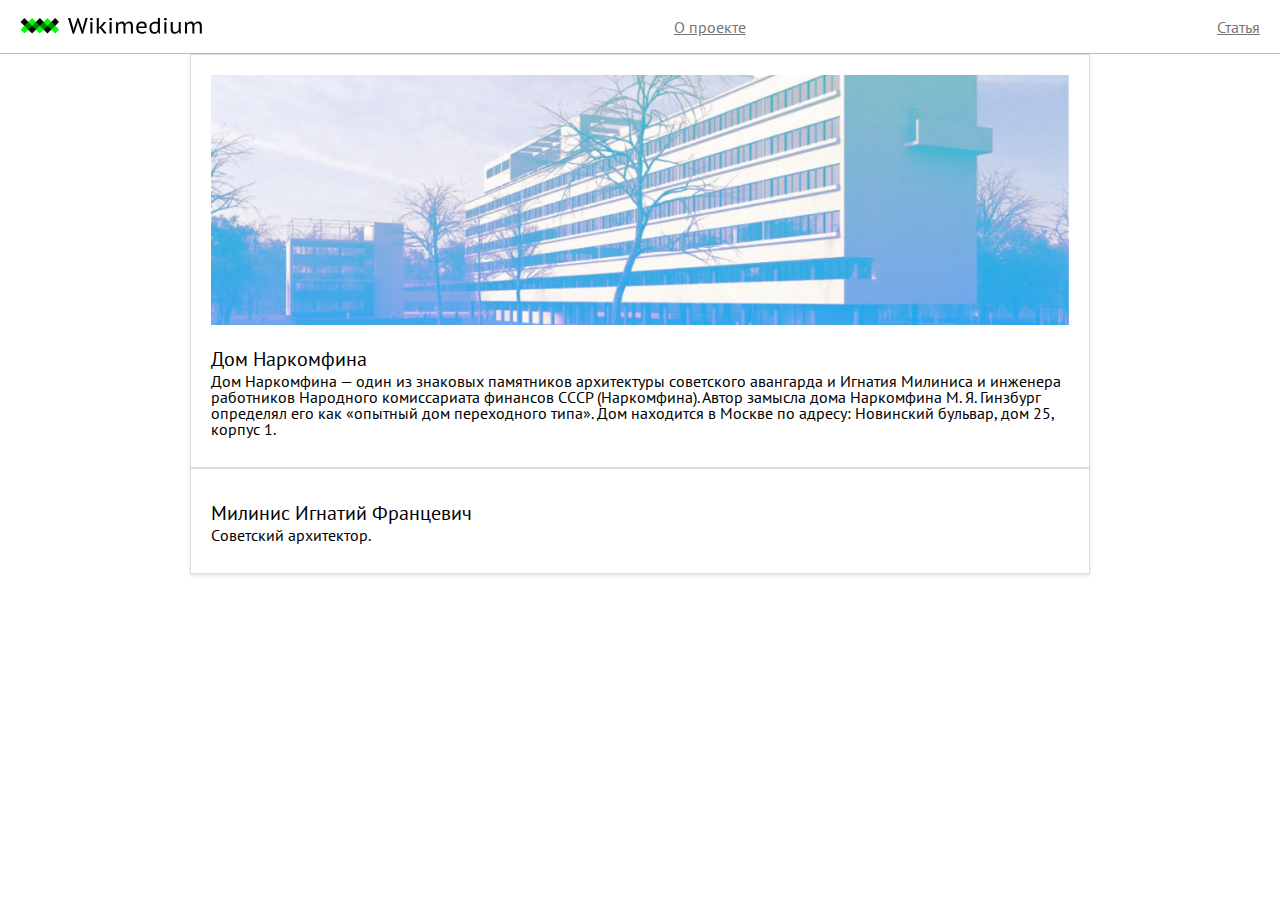
<file: index.html>
<!DOCTYPE html>
<html lang="en" dir="ltr">
  <head>
    <meta charset="utf-8">
    <meta name="viewport" content="width=device-width">
    <title>Главная</title>
    <link rel="stylesheet" href="css/style.css">
    <link rel="icon" type="image/x-icon" href="images/favicon.ico" />
    <link rel="icon" type="image/png" href="images/favicon.png" />
    <meta property="og:type" content="article">
    <meta property="og:url" content="{ronineponi.github.io}">
    <meta property="og:title" content="{title}">
    <meta property="og:description" content="{Егор Шлаферов—Гондурас}">
    <meta property="og:image" content="{image_url}">
    <meta name="twitter:card" content="summary">
    <meta name="twitter:site" content="@SiteTwitter">
    <meta name="twitter:creator" content="@sapegin">

  </head>
  <body>
    <div class="menubar">
    <a href="index.html"><img src="images/logo.svg" alt=""></a>
    <a href="about.html">О проекте</a>
    <a href="statia.html">Статья</a>
    </div>

  <div class="index_item">
    <a href="narkomfin.html"></a>
    <img src="images/screenshot.png" alt="">
    <h1 id="s1">Дом Наркомфина</h1>
    <p> Дом Наркомфина — один из знаковых памятников архитектуры советского авангарда и Игнатия Милиниса и инженера работников Народного комиссариата финансов СССР (Наркомфина). Автор замысла дома Наркомфина М. Я. Гинзбург определял его как «опытный дом переходного типа». Дом находится в Москве по адресу: Новинский бульвар, дом 25, корпус 1.</p>
  </div>

  <div class="index_item2">
    <a href="statia.html"></a>
    <h1 id="s1">Милинис Игнатий Францевич</h1>
    <p> Cоветский архитектор.</p>
  </div>

  </body>
</html>
</file>
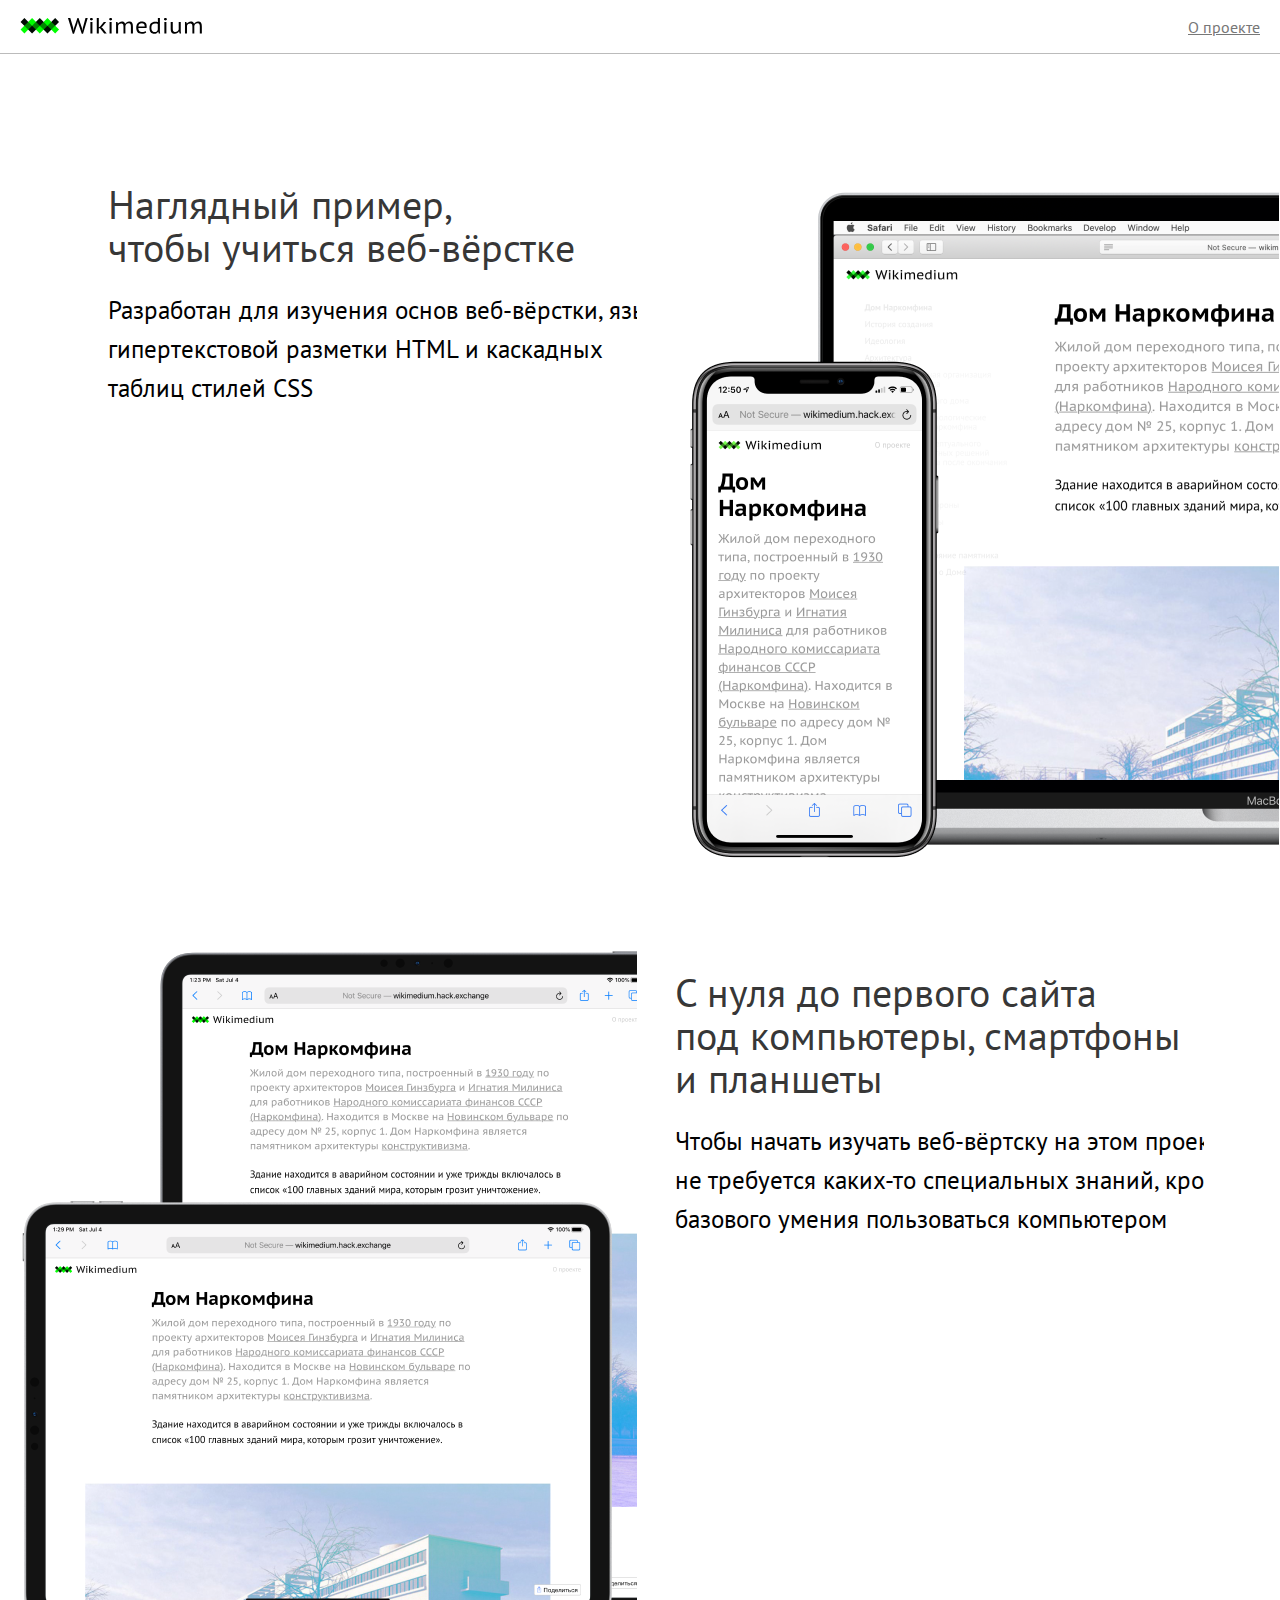
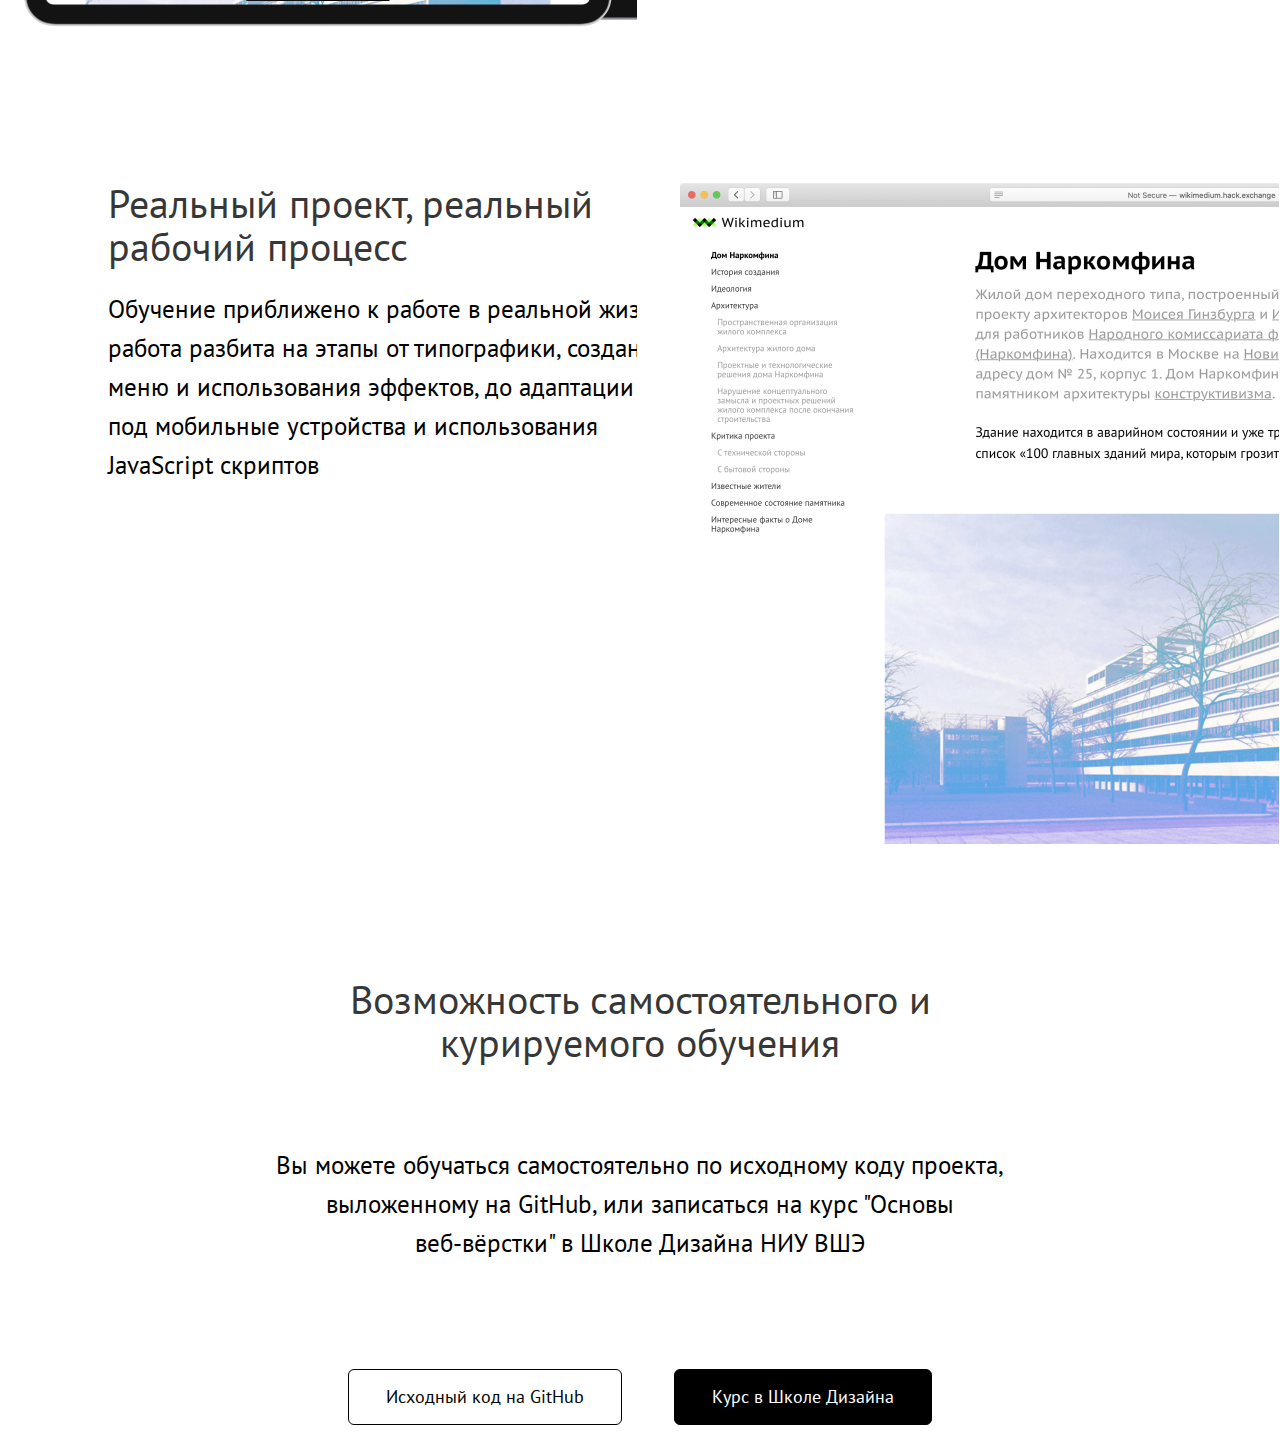
<file: about.html>
<!DOCTYPE html>
<html lang="en" dir="ltr">
  <head>
    <meta charset="utf-8">
    <title>О проекте</title>
    <link rel="stylesheet" href="css/style.css">
    <style media="screen">
      /* html {
      background: grey;
      display: block;
      height: 100%;
      }
      body {
        height: 3252px;
        widows: 1440px;
        position: relative;
        display: block;
        margin: 0 auto;
        background: white;
      }
      body::before {
        position: absolute;
        top: 0;
        left: 0;
        content: '';
        width: 100%;
        height: 100%;
        background: url(images/1440.jpg);
        opacity: .3;
      } */
    </style>
  </head>
  <body>

    <main>
    <!-- шапка -->
    <div class="menubar">
      <a href="index.html"><img src="images/logo.svg" alt=""></a>
      <a href="about.html">О проекте</a>
    </div>


     <!-- блоки -->
     <section>
       <div>
         <h2>Наглядный пример, <br> чтобы учиться веб-вёрстке</h2>
         <p>Разработан для изучения основ веб-вёрстки, языка гипертекстовой разметки HTML и каскадных <br> таблиц стилей CSS</p>
       </div>
       <div>
         <img src="images/about1.png" alt="">
       </div>
     </section>

      <section>
        <div>
          <img src="images/about2.png" alt="">
        </div>
       <div>
         <h2>С нуля до первого сайта <br> под компьютеры, смартфоны <br> и планшеты</h2>
         <p>Чтобы начать изучать веб-вёртску на этом проекте, <br> не требуется каких-то специальных знаний, кроме <br> базового умения пользоваться компьютером</p>
       </div>
     </section>


      <section>
         <div>
           <h2>Реальный проект, реальный <br> рабочий процесс</h2>
           <p>Обучение приближено к работе в реальной жизни работа разбита на этапы от типографики, создания <br> меню и использования эффектов, до адаптации <br> под мобильные устройства и использования <br> JavaScript скриптов </p>
         </div>
         <div>
           <img src="images/about3.png" alt="">
         </div>
       </section>

       <section class="bottom_block">
         <h2>Возможность самостоятельного  и курируемого обучения</h2>
         <p>Вы можете обучаться самостоятельно по исходному коду проекта, <br> выложенному на GitHub, или записаться на курс "Основы <br> веб-вёрстки" в Школе Дизайна НИУ ВШЭ </p>
         <a href="https://github.com/RoniNePoni/narkomfin_wiki">Исходный код на GitHub</a>
         <a  class="btn"href="https://design.hse.ru">Курс в Школе Дизайна</a>
       </section>

     </main>

  </body>
</html>
</file>
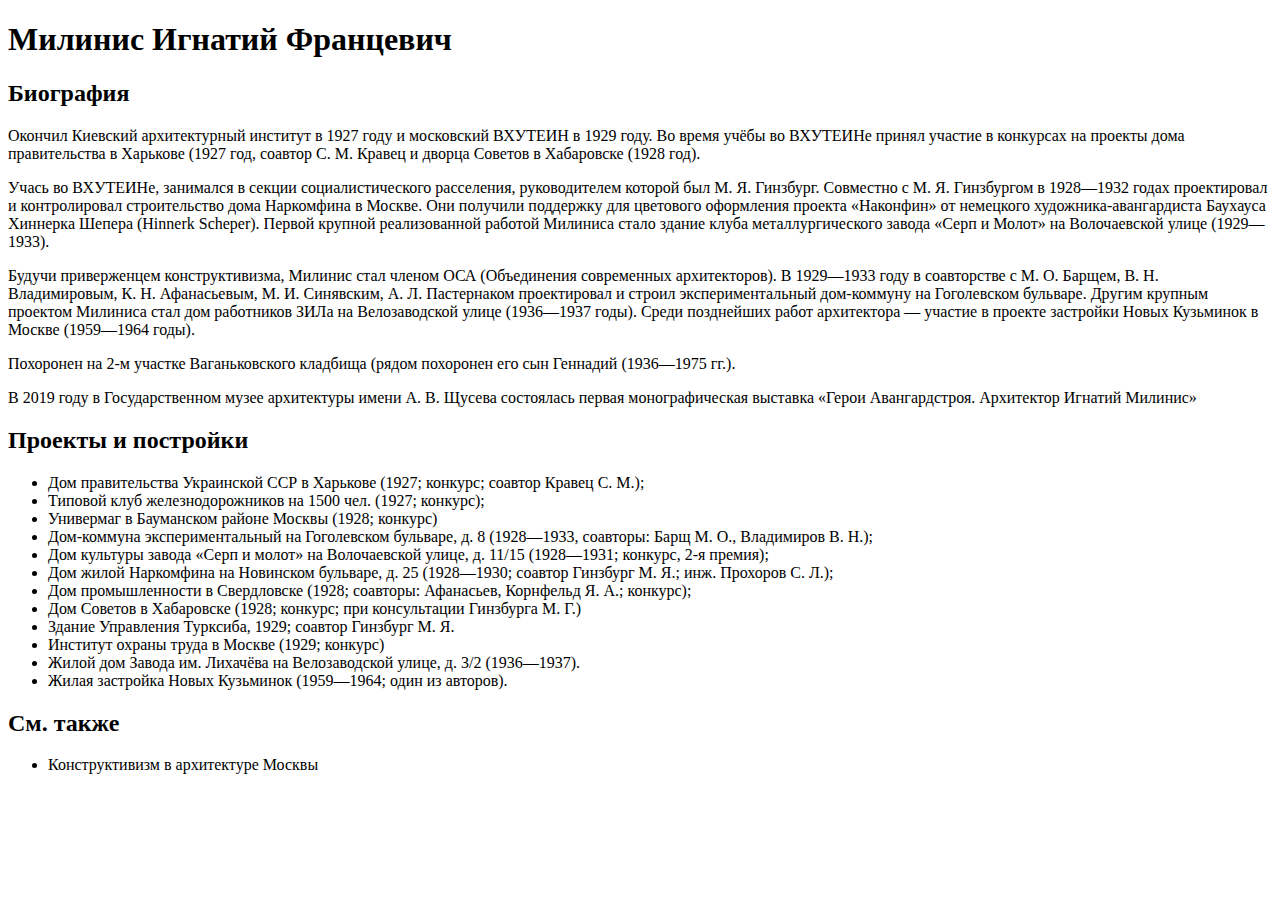
<file: statia.html>
<!DOCTYPE html>
<html lang="en" dir="ltr">
  <head>
    <meta charset="utf-8">
    <meta name="viewport" content="width=device-width">
    <link rel="css" href="css/style.css">
    <title>Доп статья</title>
  </head>


  <body>
    <h1>Милинис Игнатий Францевич</h1>
    <h2>Биография</h2>
    <p>Окончил Киевский архитектурный институт в 1927 году и московский ВХУТЕИН в 1929 году. Во время учёбы во ВХУТЕИНе принял участие в конкурсах на проекты дома правительства в Харькове (1927 год, соавтор С. М. Кравец и дворца Советов в Хабаровске (1928 год).</p>
    <p>Учась во ВХУТЕИНе, занимался в секции социалистического расселения, руководителем которой был М. Я. Гинзбург. Совместно с М. Я. Гинзбургом в 1928—1932 годах проектировал и контролировал строительство дома Наркомфина в Москве. Они получили поддержку для цветового оформления проекта «Наконфин» от немецкого художника-авангардиста Баухауса Хиннерка Шепера (Hinnerk Scheper). Первой крупной реализованной работой Милиниса стало здание клуба металлургического завода «Серп и Молот» на Волочаевской улице (1929—1933).</p>
    <p>Будучи приверженцем конструктивизма, Милинис стал членом ОСА (Объединения современных архитекторов). В 1929—1933 году в соавторстве с М. О. Барщем, В. Н. Владимировым, К. Н. Афанасьевым, М. И. Синявским, А. Л. Пастернаком проектировал и строил экспериментальный дом-коммуну на Гоголевском бульваре. Другим крупным проектом Милиниса стал дом работников ЗИЛа на Велозаводской улице (1936—1937 годы). Среди позднейших работ архитектора — участие в проекте застройки Новых Кузьминок в Москве (1959—1964 годы).</p>
    <p>Похоронен на 2-м участке Ваганьковского кладбища (рядом похоронен его сын Геннадий (1936—1975 гг.).</p>
    <p>В 2019 году в Государственном музее архитектуры имени А. В. Щусева состоялась первая монографическая выставка «Герои Авангардстроя. Архитектор Игнатий Милинис»</p>
    <h2>Проекты и постройки</h2>
    <ul>
      <li>Дом правительства Украинской ССР в Харькове (1927; конкурс; соавтор Кравец С. М.);</li>
      <li>Типовой клуб железнодорожников на 1500 чел. (1927; конкурс);</li>
      <li>Универмаг в Бауманском районе Москвы (1928; конкурс)</li>
      <li>Дом-коммуна экспериментальный на Гоголевском бульваре, д. 8 (1928—1933, соавторы: Барщ М. О., Владимиров В. Н.);</li>
      <li>Дом культуры завода «Серп и молот» на Волочаевской улице, д. 11/15 (1928—1931; конкурс, 2-я премия);</li>
      <li>Дом жилой Наркомфина на Новинском бульваре, д. 25 (1928—1930; соавтор Гинзбург М. Я.; инж. Прохоров С. Л.);</li>
      <li>Дом промышленности в Свердловске (1928; соавторы: Афанасьев, Корнфельд Я. А.; конкурс);</li>
      <li>Дом Советов в Хабаровске (1928; конкурс; при консультации Гинзбурга М. Г.)</li>
      <li>Здание Управления Турксиба, 1929; соавтор Гинзбург М. Я.</li>
      <li>Институт охраны труда в Москве (1929; конкурс)</li>
      <li>Жилой дом Завода им. Лихачёва на Велозаводской улице, д. 3/2 (1936—1937).</li>
      <li>Жилая застройка Новых Кузьминок (1959—1964; один из авторов).</li>

    </ul>
    <h2>См. также</h2>
    <ul>
      <li>Конструктивизм в архитектуре Москвы</li>
    </ul>

  </body>
</html>
</file>
<file: css/style.css>
@import 'reset.css';
@import url('https://fonts.googleapis.com/css?family=PT+Sans+Caption:400,700|PT+Sans:400,400i,700,700i&amp;subset=cyrillic');
@import 'layout.css';
@import 'sidebar.css';
@import 'content.css';
@import 'menubar.css';
@import 'about.css';
@import 'index.css';
@import 'responsive.css';
</file>
